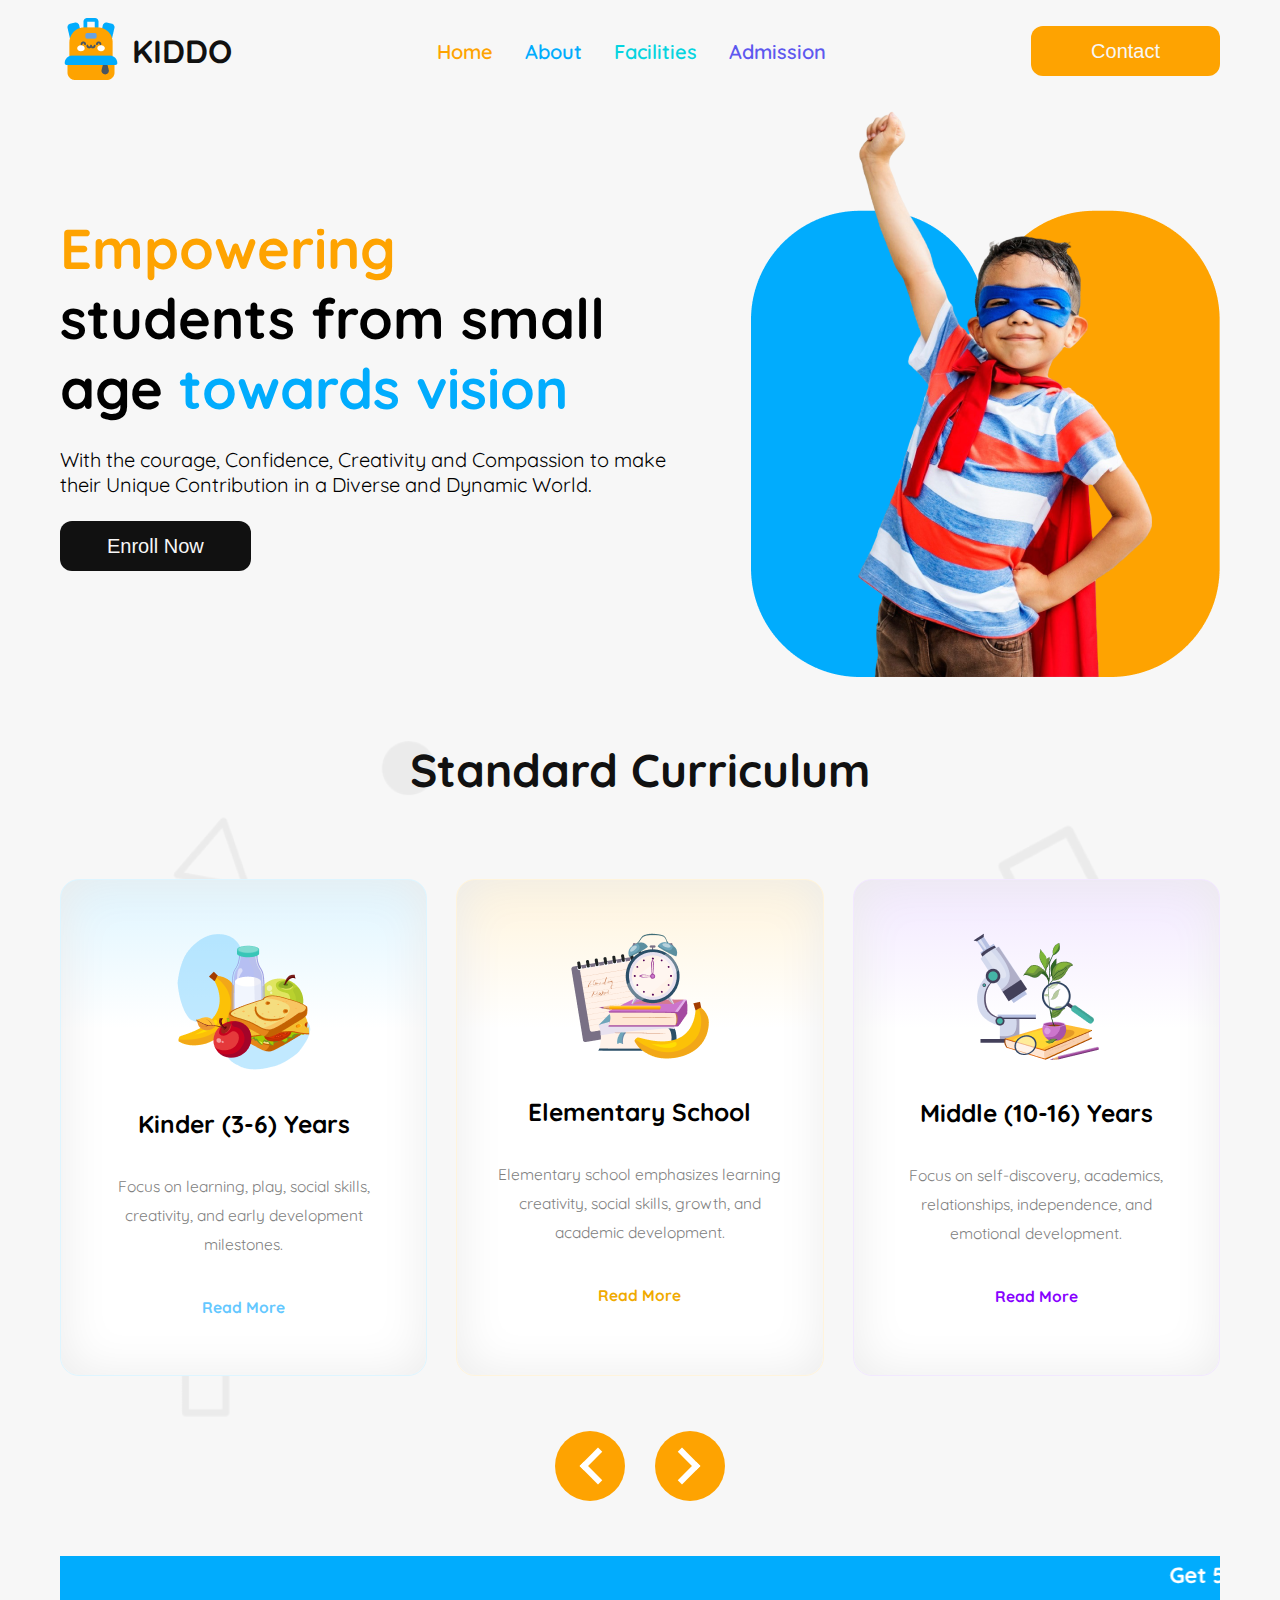
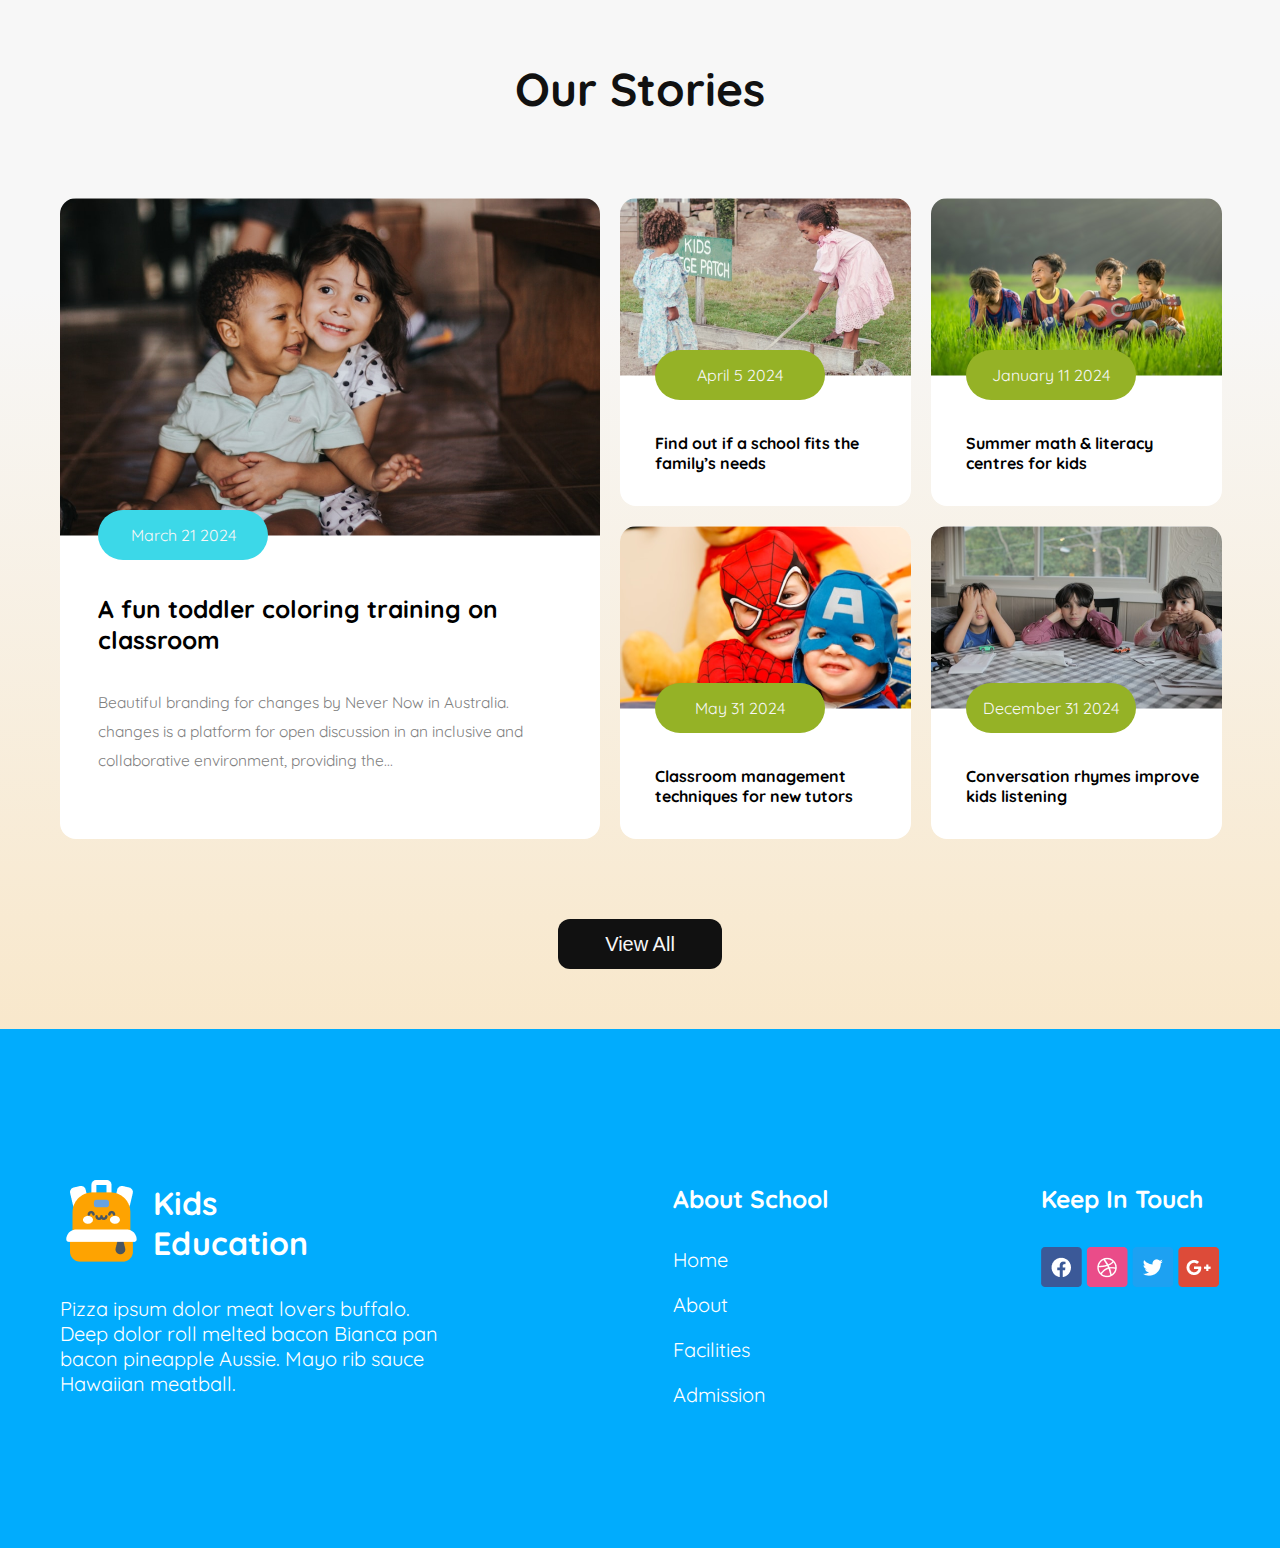
<file: index.html>
<!DOCTYPE html>
<html lang="en">
<head>
    <meta charset="UTF-8">
    <meta name="viewport" content="width=device-width, initial-scale=1.0">
    <title>Assignment Two</title>
    <link rel="preconnect" href="https://fonts.googleapis.com">
    <link rel="preconnect" href="https://fonts.gstatic.com" crossorigin>
    <link href="https://fonts.googleapis.com/css2?family=Quicksand:wght@300..700&display=swap" rel="stylesheet">

    <link rel="stylesheet" href="style.css">
    <link rel="shortcut icon" href="assets/logo.png" type="">
</head>
<body class="quicksand-mainfont">
    <header>
        <nav>
            <div class="logo-area">
                <a href=""> <img class="main-logo" src="assets/logo.png" alt=""></a>
                <a class="logo-txt" href=""> <p>KIDDO</p> </a>
            </div>
            <ul class="menu">
                <li>
                    <a class="home-m" href="">Home</a>
                </li>

                <li>
                    <a class="about-m" href="">About</a>
                </li>

                <li>
                    <a class="faci-m" href="">Facilities</a>
                </li>

                <li>
                    <a class="admission-m" href="">Admission</a>
                </li>
                
            </ul>
            <div class="button-area">
                <li onclick=showmobileMenu()>
                    <a href="#"><img class="ham-icon" src="assets/hamburger open.png" alt=""></a>
                </li>
                <a href=""><button class="btn-contact">Contact</button></a>      
            </div>

            <ul class="mobileMenu">
                <li onclick=hidesidebar()>
                    <a href="#">
                        <img class="close-icon" src="assets/Close icon.png" alt="">
                    </a>
                </li>
                <li>
                    <a class="mobile-menuitem" href="">Home</a>
                </li>
    
                <li>
                    <a class="mobile-menuitem" href="">About</a>
                </li>
    
                <li>
                    <a class="mobile-menuitem" href="">Facilities</a>
                </li>
    
                <li>
                    <a class="mobile-menuitem" href="">Admission</a>
                </li>
            </ul>
        </nav>
        <div class="menu-line">
            <hr>
        </div>

        <section class="">
            <div class="hero-sec">
                <div class="hero-content">
                    <h1><span style="color:#FEA301;">Empowering</span><br>students from small<br> age <span style="color: #01ACFD;">towards vision</span></h1>
                    <p class="hero-description">With the courage, Confidence, Creativity and Compassion to make their Unique Contribution in a Diverse and Dynamic World.</p>
                    <button class="btn-hero">Enroll Now</button>
                </div>
                <div class="">
                    <img src="assets/hero-kids.png" alt="">
                </div>
            </div>
        </section>

    </header>
    
    <main>
        <!-- Section-1: Standard Curriculam -->
        <section id="section-1">
            <div class="standard-curri">
                <h2>Standard Curriculum</h2>

                <div class="card-area">         
                    <div class="card-1">
                        <img src="assets/kinder.png" alt="">
                        <h3>Kinder (3-6) Years</h3>
                        <p class="card-txt">Focus on learning, play, social skills, creativity, and early development milestones.</p>
                        <a class="card-btn1" href="">Read More</a>
                    </div>
                    <div class="card-2">
                        <img src="assets/elementary.png" alt="">
                        <h3>Elementary School</h3>
                        <p class="card-txt">Elementary school emphasizes learning creativity, social skills, growth, and academic development.</p>
                        <a class="card-btn2" href="">Read More</a>
                    </div>
                    <div class="card-3">
                        <img src="assets/middle.png" alt="">
                        <h3>Middle (10-16) Years</h3>
                        <p class="card-txt">Focus on self-discovery, academics, relationships, independence, and emotional development.</p>
                        <a class="card-btn3" href="">Read More</a>
                    </div>
                </div>
                <div class="arrow-button">
                    <div class="arr left"><div></div></div>
                    <div class="arr right"><div></div></div>
                </div>
                
            </div>
            <div class="marq">
                <marquee behavior="scroll" direction="left">Get 5% Discount on addmission before 1st February 2025</marquee>
            </div>
        </section>

        <!-- Section-2 Our Story -->
        <section id="our-stories">
            <h2>Our Stories</h2>
            <div class="story-container">

                <div class="set-left">
                    <div class="cont-1">
                        <img class="st-img1" src="assets/story-1.png" alt="">

                        <div class="story-1">
                            
                            <div class="story-date1">March 21 2024</div>
                            <h3>A fun toddler coloring training on
                                classroom</h3>
                            <p class="card-txt">Beautiful branding for changes by Never Now in Australia.
                                changes is a platform for open discussion in an inclusive and
                                collaborative environment, providing the...</p>
                        </div>
                    </div>
                </div>

                <div class="set-right">
                    <div class="cont-2">
                        <img class="st-img2" src="assets/story-2.png" alt="">

                        <div class="story-2">
                            
                            <div class="story-date2">April 5 2024</div>
                            <h3 class="story-title">Find out if a school fits the
                                family’s needs</h3>
                        
                        </div>
                    </div>    

                    <div class="cont-3">
                            <img class="st-img2" src="assets/story-3.png" alt="">
        
                            <div class="story-2">
                                
                                <div class="story-date2">January 11 2024</div>
                                <h3 class="story-title">Summer math & literacy
                                    centres for kids</h3>
                                
                            </div>
                    </div>

                    <div class="cont-4">
                            <img class="st-img2" src="assets/story-4.png" alt="">
        
                            <div class="story-2">
                                
                                <div class="story-date2">May 31 2024</div>
                                <h3 class="story-title">Classroom management
                                    techniques for new tutors</h3>
                                
                            </div>
                    </div>

                    <div class="cont-5">
                            <img class="st-img2" src="assets/story-5.png" alt="">
        
                            <div class="story-2">
                                
                                <div class="story-date2">December 31 2024</div>
                                <h3 class="story-title">Conversation rhymes
                                    improve kids listening</h3>
                                
                            </div>
                    </div>
                    <div class="cont-mob">
                            <img class="st-img2" src="assets/story-5.png" alt="">
        
                            <div class="story-2">
                                
                                <div class="story-date2">December 31 2024</div>
                                <h3 class="story-title">Conversation rhymes
                                    improve kids listening</h3>
                                
                            </div>
                    </div>
                    <div class="cont-mob">
                            <img class="st-img2" src="assets/story-5.png" alt="">
        
                            <div class="story-2">
                                
                                <div class="story-date2">December 31 2024</div>
                                <h3 class="story-title">Conversation rhymes
                                    improve kids listening</h3>
                                
                            </div>
                    </div>
                </div>
                
            </div>

            <div class="btn-our">
                <a href=""><button class="btn-hero">View All</button></a>
            </div>

        </section>
        

    </main>
    <!-- Footer Section  -->
    <footer>
        <div class="footer-section">

            <div class="column-1">
                <div class="logo-area">
                    <a href=""> <img class="main-logo" src="assets/Footer logo.png" alt=""></a>
                    <a class="footLogo-txt" href=""> <p style="color: white;">Kids<br>Education</p> </a>
                </div>
                <p class="footer-description" style="color: white;">Pizza ipsum dolor meat lovers buffalo. Deep dolor roll melted bacon Bianca pan bacon pineapple Aussie. Mayo rib sauce Hawaiian meatball.</p>
            </div>

            <div class="column-2">
                <div class="">
                    <h3 style="color: white;">About School</h3>
                    <ul>
                        <li class="foot-menu"><a href=""></a>Home</li>
                        <li class="foot-menu"><a href=""></a>About</li>
                        <li class="foot-menu"><a href=""></a>Facilities</li>
                        <li class="foot-menu"><a href=""></a>Admission</li>
                    </ul>
                </div>
            </div>

            <div class="column-3">
                <h3 style="color: white;">Keep In Touch</h3>
                <ul>
                    <a href=""><img src="assets/fb.png" alt=""></a>
                    <a href=""><img src="assets/dribble.png" alt=""></a>
                    <a href=""><img src="assets/twitter.png" alt=""></a>
                    <a href=""><img src="assets/google+.png" alt=""></a>
                </ul>
            </div>

        </div>

    </footer>
    <script>
        function showmobileMenu(){
            const mobileMenu = document.querySelector('.mobileMenu')
            mobileMenu.style.display = 'flex'
        }
        function hidesidebar(){
            const mobileMenu = document.querySelector('.mobileMenu')
            mobileMenu.style.display = 'none'
        }
    </script>
</body>
</html>
</file>
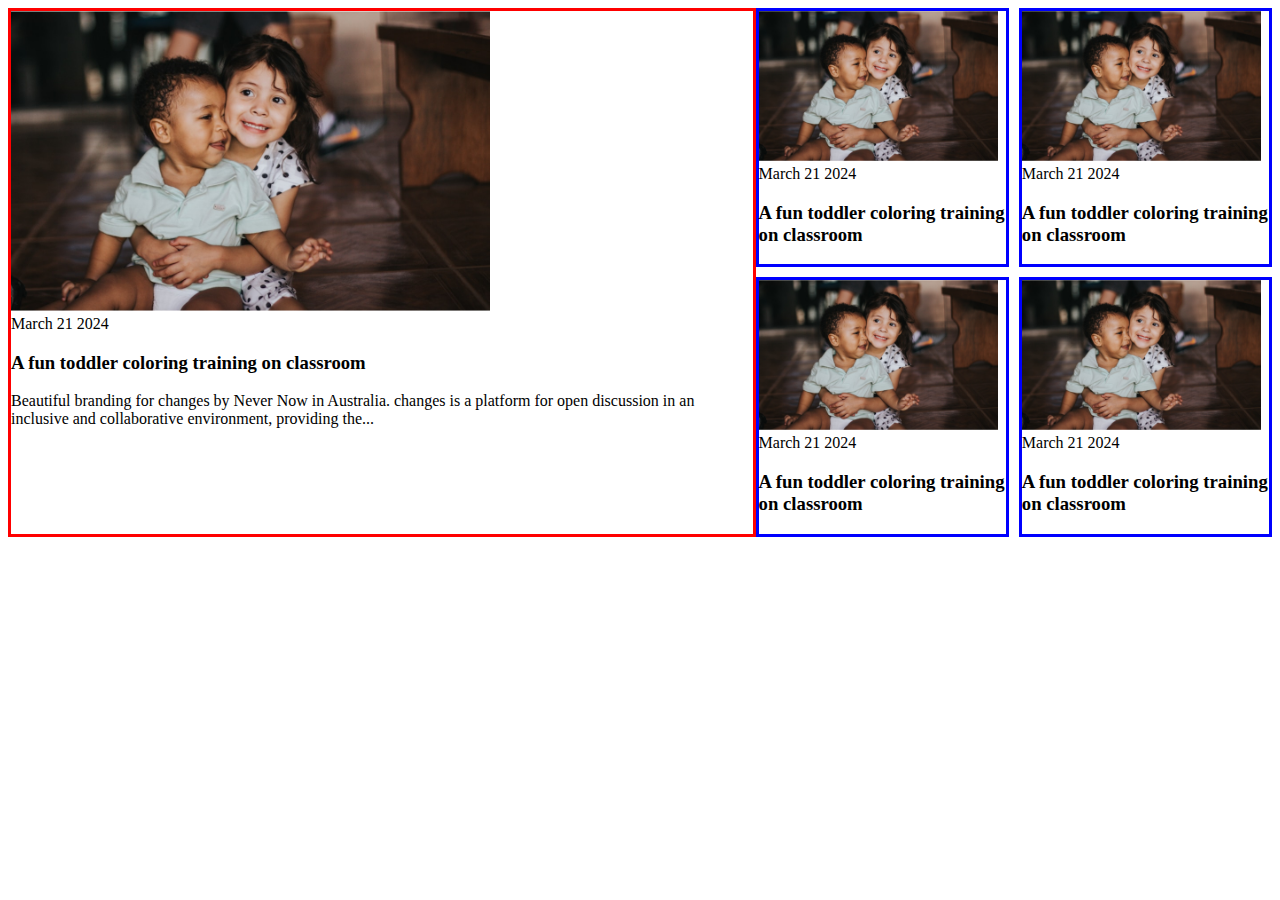
<file: story.html>
<!DOCTYPE html>
<html lang="en">
<head>
    <meta charset="UTF-8">
    <meta name="viewport" content="width=device-width, initial-scale=1.0">
    <title>Document</title>
    <link rel="stylesheet" href="story.css">
</head>
<body>
    <section class="our-stories">
        <div class="story-container">

            <div class="set-left"> 
                <div class="cont-1">
                    <img class="st-img1" src="assets/story-1.png" alt="">

                    <div class="story-1">
                        
                        <div class="story-date1">March 21 2024</div>
                        <h3>A fun toddler coloring training on
                            classroom</h3>
                        <p class="card-txt">Beautiful branding for changes by Never Now in Australia.
                            changes is a platform for open discussion in an inclusive and
                            collaborative environment, providing the...</p>
                    </div>
                </div>
            </div>


            <div class="set-right"> 
                <div class="cont-2">
                    <img class="st-img2" src="assets/story-1.png" alt="">

                    <div class="story-1">
                        
                        <div class="story-date1">March 21 2024</div>
                        <h3>A fun toddler coloring training on
                            classroom</h3>   
                    </div>

                </div>
                
                <div class="cont-2">
                    <img class="st-img2" src="assets/story-1.png" alt="">

                    <div class="story-1">
                        
                        <div class="story-date1">March 21 2024</div>
                        <h3>A fun toddler coloring training on
                            classroom</h3>
                    </div>
                </div>
                <div class="cont-2">
                    <img class="st-img2" src="assets/story-1.png" alt="">

                    <div class="story-1">
                        
                        <div class="story-date1">March 21 2024</div>
                        <h3>A fun toddler coloring training on
                            classroom</h3>
                    </div>
                </div>
                <div class="cont-2">
                    <img class="st-img2" src="assets/story-1.png" alt="">

                    <div class="story-1">
                        
                        <div class="story-date1">March 21 2024</div>
                        <h3>A fun toddler coloring training on
                            classroom</h3>
                    </div>
                </div>

            </div>


        </div>
        
            

    </section>
    
</body>
</html>
</file>
<file: style.css>
*{
    margin: 0;
    padding: 0;
}
:root{
    --clr-orange:#FEA301;
    --clr-blue:#01ACFD;
    --clr-black:#111111;
    --clr-white:#F7F7F7;
}
body{
    background-color: var(--clr-white);
    background-image: linear-gradient(to top, #fea1014d 0%, #F7F7F7 40%);
}
header, main, .footer-section{
    width: 100%;
    max-width: 1160px;
    margin: 0 auto;

}


/* Main Font */
.quicksand-mainfont {
  font-family: "Quicksand", serif;
  font-optical-sizing: auto;
  font-style: normal;
}
/* regular 400
  medium 500
  semi-bold 600
  bold 700 */


  /* Header Section */

.logo-area{
    display: flex;
    align-items: center;
    gap: 10px;
}
.logo-txt{
    font-size: 32px;
    font-weight: 700;
    text-decoration: none;
    color: var(--clr-black);
}

li{
    list-style: none;
}
.menu{
    display: flex;
    align-items: center;
    gap: 32px;
    padding: 0px 100px;
}
.home-m, .about-m, .faci-m, .admission-m{
    text-decoration: none;
    font-size: 20px;
    font-weight: 600;
}
/* Mobile Menu  */
.mobile-menuitem{
    text-decoration: none;
    font-size: 20px;
    font-weight: 700;
    color: #111111;
}
.mobileMenu{
    position: fixed;
    top: 0;
    right: 0;
    height: 100vh;
    width: 250px;
    z-index: 999;
    background-color: #d4f2ff81;
    backdrop-filter: blur(10px);
    box-shadow: -10px 0 10px rgba(0, 0, 0, 0.1);

    display: none;
    flex-direction: column;
    gap: 20px;
    align-items: flex-start;
    justify-content: flex-start;
    padding-left: 30px;
    padding-top: 40px;

}
.mobileMenu li{
    width: 100%;

}

.ham-icon{
    width: 40px;
    display: none;
    padding-right: 30px;
}
.close-icon{
    width: 40px;

}

.home-m{
    color: var(--clr-orange);
}
.about-m{
    color: var(--clr-blue);
}
.faci-m{
    color: #05D4DF;
}
.admission-m{
    color: #5D58EF;
}


button{
    
    border-radius: 12px;
    color: var(--clr-white);
    font-size: 20px;
    font-weight: 500;
    line-height: 30px;
    border: none;
}
button:hover{
    box-shadow: 0px 0px 20px 10px #01adfd46;
}
.btn-contact{
    background-color: var(--clr-orange);
    padding: 10px 60px;
}
.btn-contact:hover{
    box-shadow: 0px 0px 20px 20px #f0a80043;
}

nav{
    width: 100%;
    height: 102px;
    display: flex;
    justify-content:space-between;
    align-items: center;
    /* background-color: aqua; */
}
/* Hero Section  */
.hero-sec{
    display: flex;
    justify-content: space-between;
    align-items: center;
    max-width: 1440px;
    width: 100%;
}
.hero-content{
    width: 640px;
}
h1{
    font-size: 3.5em;
    font-weight: 700;
}
.hero-description{
    font-size: 1.25em;
    margin: 24px 0px;
}
.btn-hero{
    background-color: var(--clr-black);
    padding: 10px 47px;
}

/* Section-1: Standard Curriculam */
.standard-curri{
    max-width: 1270px;
    width: 100%;
}

h2{
    font-size: 46px;
    color: var(--clr-black);
    text-align: center;
    margin-top: 60px;
    margin-bottom: 80px;
}

h3{
    font-size: 24.5px;
    margin: 33px 0px;
}

.card-area{
    display: flex;
    gap: 29px;
}
.card-1, .card-2, .card-3{
    border: 1px solid #DEF5FF;
    background-image: linear-gradient(to bottom,#DEF5FF 0%, #ffffff 30%);
    border-radius: 19px;
    box-shadow: inset 1px 1px 50px rgb(235, 235, 235);
    align-items: center;
    text-align: center;
    padding: 53px 40px;
    /* width: 368px; */
    width: 33%;
}

.card-2{
    width: 33%;
    border: 1px solid #FFF4DC;
    background-image: linear-gradient(to bottom,#FFF4DC 0%, #ffffff 30%);
}
.card-3{
    width: 33%;
    border: 1px solid #F2E8FF;
    background-image: linear-gradient(to bottom,#F2E8FF 0%, #ffffff 30%);
}
.card-txt{
    font-size: 15.5px;
    line-height: 29px;
    color: #808080;
    margin-bottom: 34px;
}
.card-btn1, .card-btn2, .card-btn3{
    font-size: 15.5px;
    line-height: 29px;
    font-weight: 700;
    color: #64C8FF;
    text-decoration: none;
}
.card-btn2{
    color: #F0AA00;
}
.card-btn3{
    color: #8700FF;
}
#section-1{
    background-image: url(assets/bg.png);
    background-repeat: no-repeat;
    background-position: top;
    background-size: 140%;
    height: auto;
    
}
/* Arrow Button (Learned from Youtube) */
.arrow-button{
    height: 20vh;
    display: flex;
    justify-content: center;
    align-items: center;
}
.arr{
    background: var(--clr-orange);
    height: 70px;
    width: 70px;
    border-radius: 50%;
    margin: 15px;
    transition: 0.4s ease;
}
.arr:hover{
    box-shadow: 0px 0px 20px 20px #f0a80043;
    
}
.arr div {
    position: absolute;
    height: 20px;
    width: 20px;
    border-top: 6px solid white;
    border-left: 6px solid white;
    transform: rotate(45deg);
    margin-left: 22px;
    margin-top: 30px;

}
.right{
    transform: rotate(90deg);
}
.left{
    transform: rotate(-90deg);
}

.marq{
    background-color: var(--clr-blue);
    color: white;
    font-size: 22px;
    font-weight: 700;
    padding: 5px 0px;
}

/* Section-2 Our Story */

#our-stories{
    margin: 60px 0px;
}
.story-date1, .story-date2{
    
    background-color: #3CD8E8;
    color: var(--clr-white);
    padding: 15px 10px;
    margin-top: -30px;
    width: 150px;
    text-align: center;
    border-radius: 48px;
    position: relative;
    z-index: 1;
    
}
.story-date2{
    background-color: #95B226;
}
.story-container{
    display: flex;
    gap: 20px;
}

.set-left{
    background-color: #fff;
    border-radius: 16px;

}
.cont-2, .cont-3, .cont-4, .cont-5{
    background-color: #fff;
    border-radius: 16px;
}
.cont-mob{
    background-color: #fff;
    border-radius: 16px;
    display: none;
}

.set-right{
    display: grid;
    gap: 20px;
    grid-template-columns: repeat(2, 1fr);
}

.st-img1{
    width: auto;
    height: 100%;
    border-radius: 16px 16px 0px 0px;
}
.st-img2{
    width: auto;
    height: 50%px;
    border-radius: 16px 16px 0px 0px;
}

.story-title{
    font-size: 1em;
}
.story-1{
    padding: 0px 38px;
}
.story-2{
    padding: 0px 20px 0px 35px;
}
.btn-our{
    margin-top: 80px;
    display: flex;
    justify-content: center;
}

/* Footer Section */
footer{
    width: auto;
    height: 519px;
    background-color: var(--clr-blue);
    display: flex;
    align-items: center;
    
}
.footer-section{
    display: flex;
    justify-content: space-between;
}
.footLogo-txt{
    font-size: 32px;
    font-weight: 700;
    text-decoration: none;
}
.footer-description{
    font-size: 1.25em;
    margin: 24px 0px;
}
.foot-menu{
    color: white;
    font-size: 20px;
    margin-bottom: 20px;
}
.column-1{
    width: 400px;
}
.logo-area{
    margin: 30px 0px;
}

hr{
    border: 1px solid #fea10158;
    display: none;
}
/* Responsive Design  */
@media screen and (max-width:576px) {
    .logo-txt, .arrow-button, .set-left, .btn-contact, .menu{
        display: none;
    }
    hr, .cont-mob{
        display: block;
    }
    .hero-sec{
        flex-direction: column-reverse;
    }
    .hero-content, .hero-description{
        width: auto;
        text-align: center;
        padding: 0px 60px;
    }
    h1{
        font-size: 32px;
    }
    h2{
        font-size: 26px;
    }
    h3{
        font-size: 18px;
    }

    .hero-sec{
        width: 100%;
    }
    .card-1, .card-2, .card-3{
        width: auto;
    }
    #section-1{
        background-size: 90%;
    }
    .card-area{
        flex-direction: column;
        margin: 0 auto;
        width: 500px;
    }
    .st-img2{
        width: 100%;
    }
    .set-right{
        padding: 0 20px;
    }
    footer{
        height: auto;
    }
    .footer-section{
        flex-direction: column;
        margin-left: 20px;
        margin-bottom: 50px;
        
    }
    .ham-icon{
        display: flex;
    }
    /* .card-1, .card-2, .card-3{
        padding: 0;
        justify-content: center;
    } */
    
}






















@media screen and (min-width:576px) and (max-width:992px) {

    
}
</file>
<file: story.css>
/* .our-stories{
    display: flex;
    justify-content: center;
    background-color: aqua;

}

.story-container{
    display: flex;
    justify-content: center;
    width: 1800px;
    gap: 10px;
}
.set-left{
    background-color: rgb(237, 139, 47);
    border-radius: 40px;
}
.st-img{
    width: 100%;
    margin: 0 auto;
    border-radius: 40px 40px 0px 0px;
}
.story-1{
    padding: 30px;
}
.story-date1{
    
    background-color: #3CD8E8;
    color: var(--clr-white);
    padding: 15px 10px;
    margin-top: -60px;
    width: 150px;
    text-align: center;
    border-radius: 48px;
    position: relative;
    z-index: 1;
    
}

.set-right{
    display: flex;
    width: 100%;
    flex-wrap: wrap;
    gap: 10px;
} */

.story-container{
    display: flex;
}
.set-left{
    border: 3px solid red;
}
.cont-1{
}

.cont-2{
    border: 3px solid blue
}
.st-img1{
    width: auto;
    height: 300px;
}
.st-img2{
    width: auto;
    height: 150px;
}

.set-right{
    display: grid;
    grid-template-columns: repeat(2, 1fr);
    gap: 10px;
}
</file>
